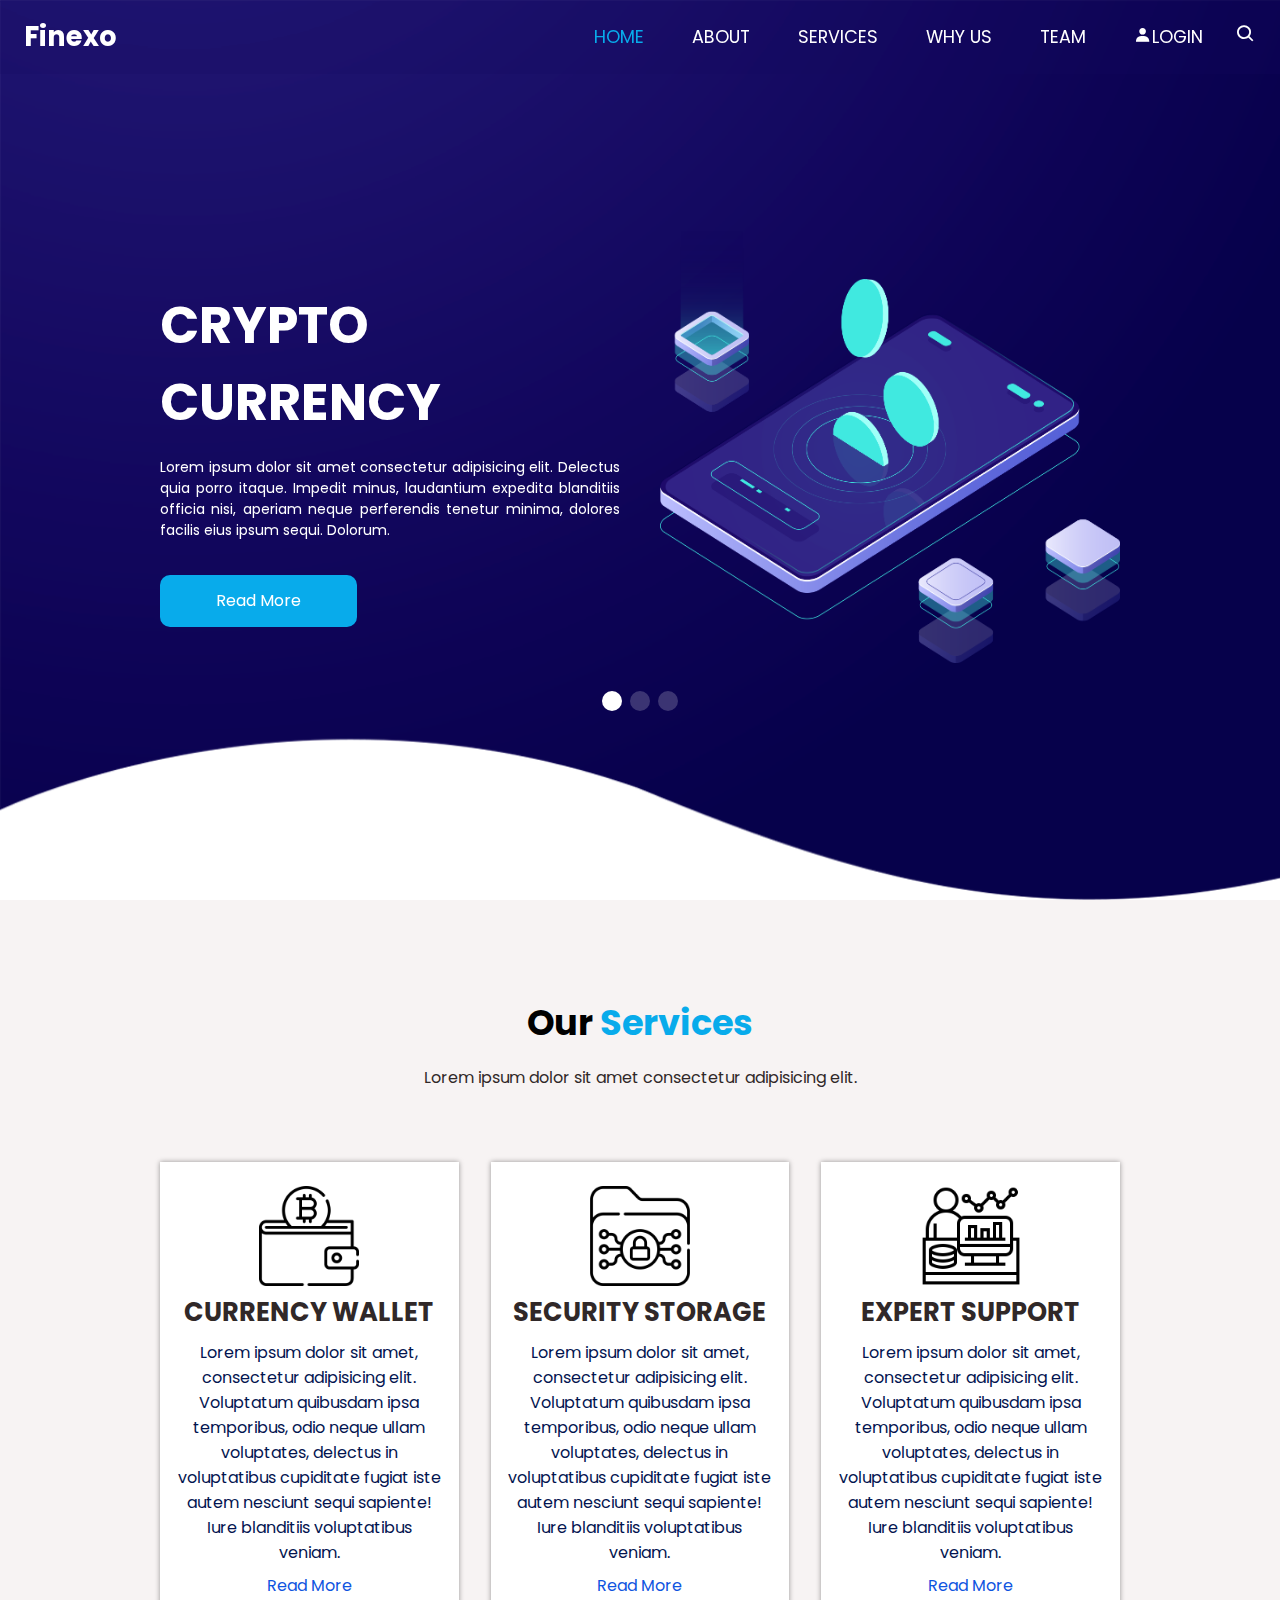
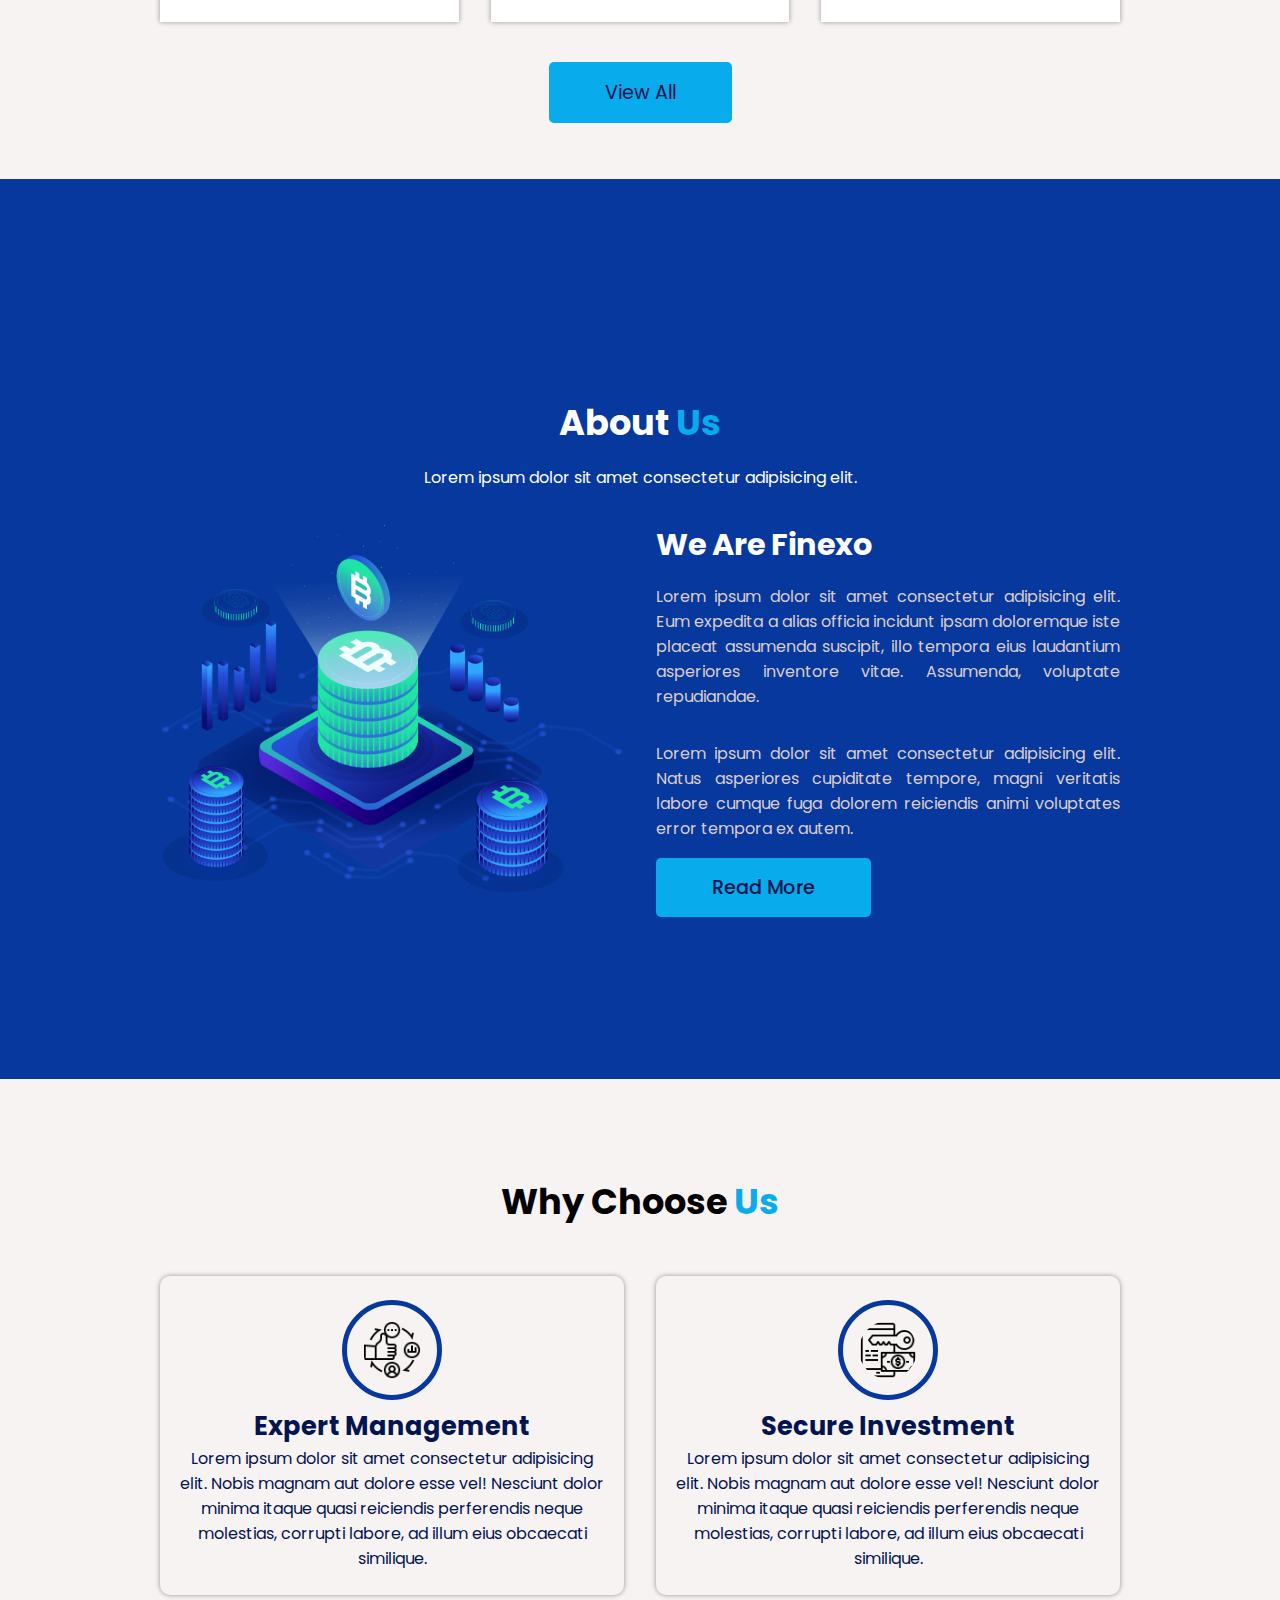
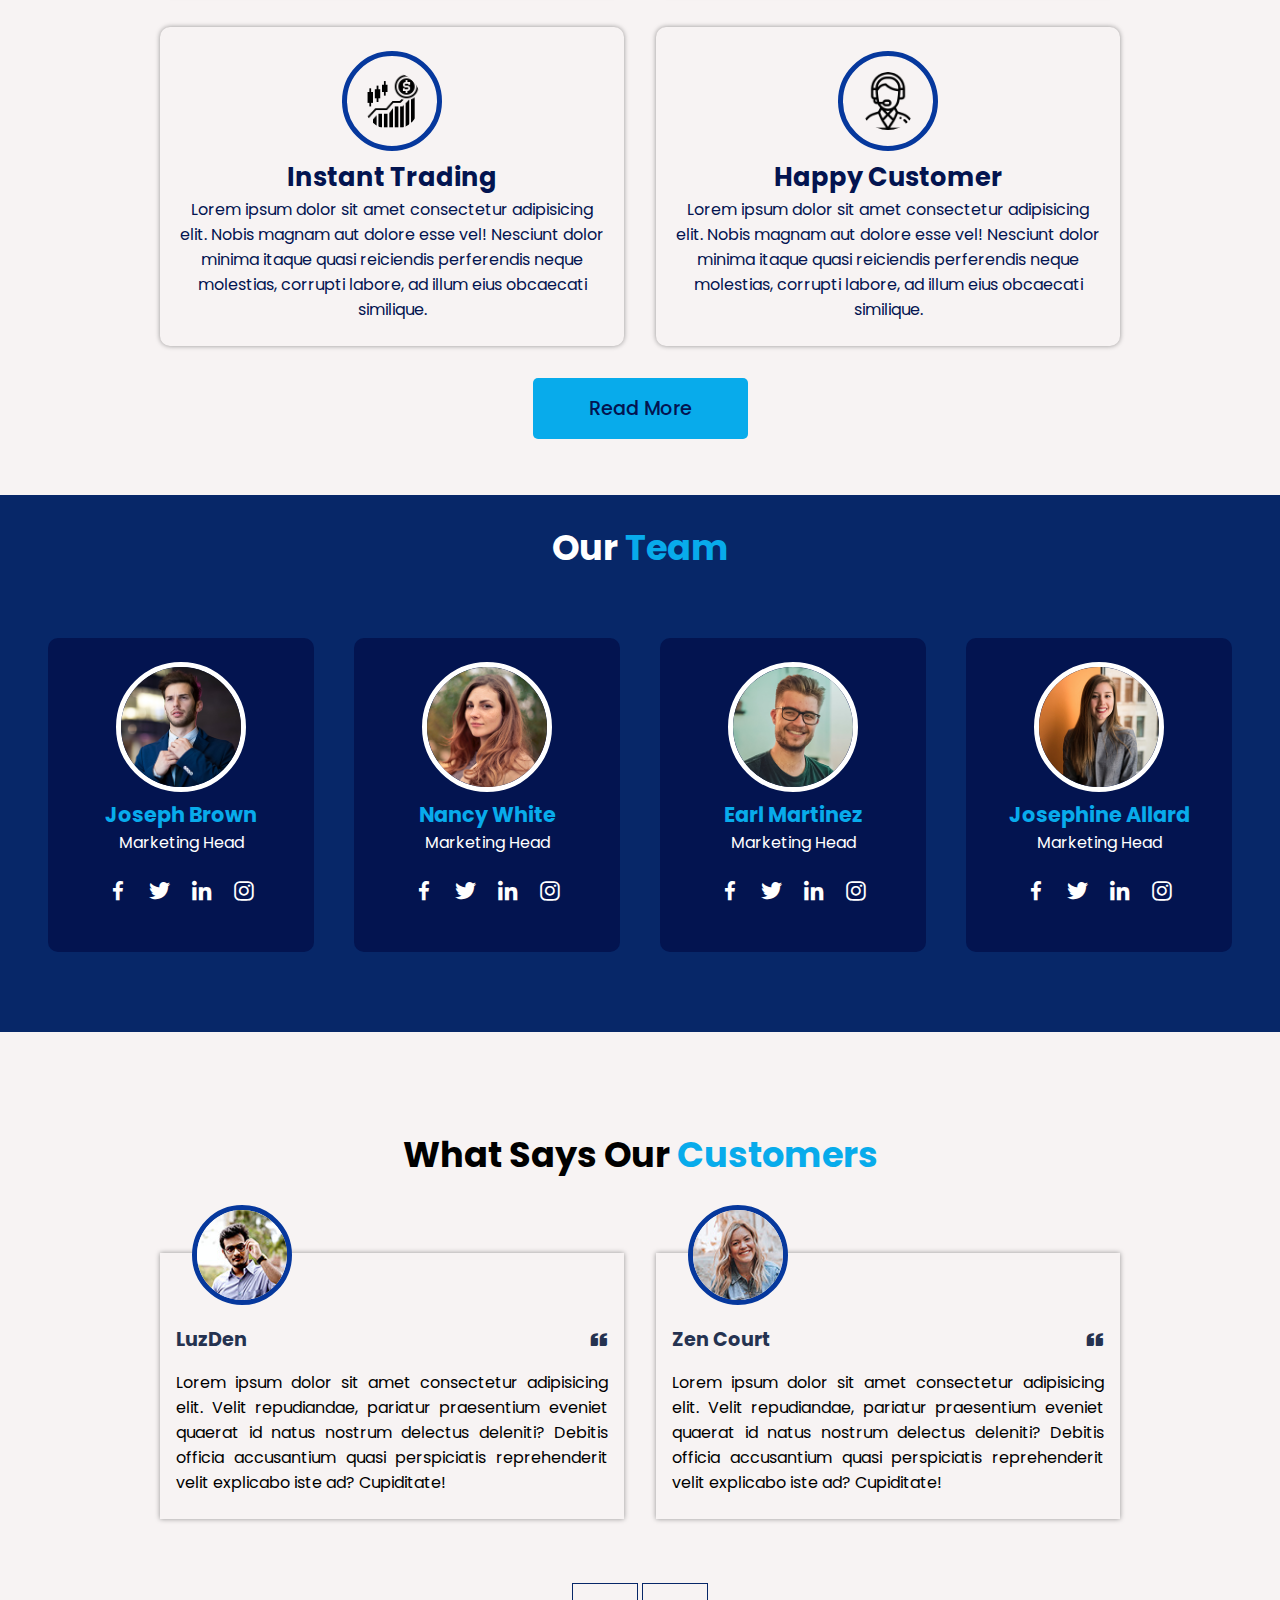
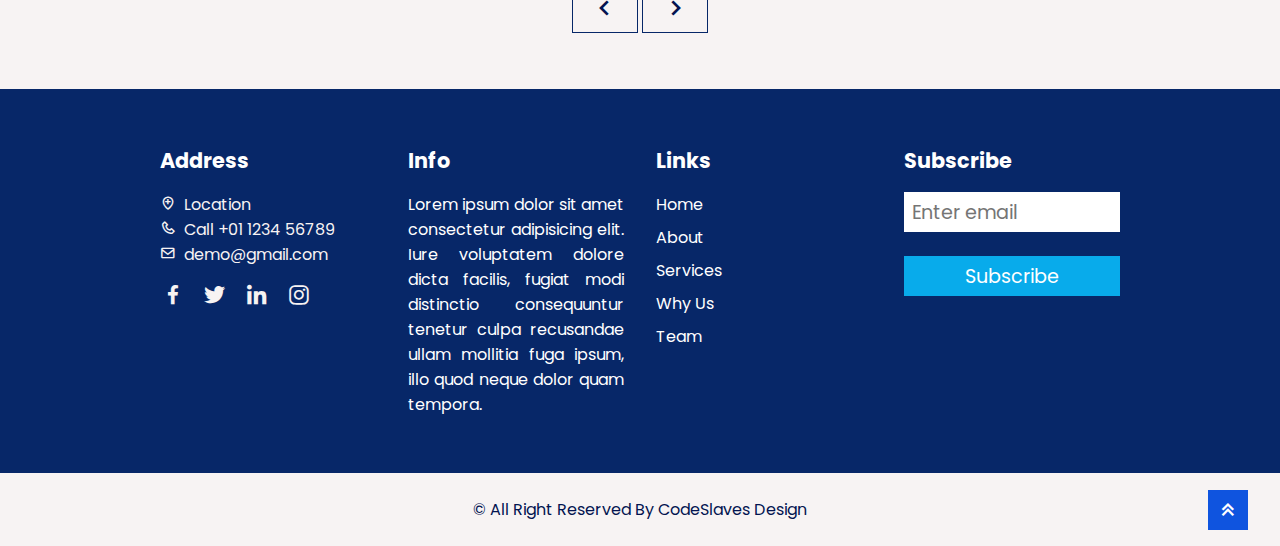
<file: index.html>
<!DOCTYPE html>
<html lang="en">
<head>
    <meta charset="UTF-8">
    <meta name="viewport" content="width=device-width, initial-scale=1.0">

    <!--- title -->
    <title>Crypto Currency Website | 2023 New</title>
    <!--- swiper css link -->
    <link rel="stylesheet" href="https://cdn.jsdelivr.net/npm/swiper@10/swiper-bundle.min.css" />
    <!--- customer css file -->
    <link rel="stylesheet" href="/css/style.css">
    <!--- boxicon cdn link -->
    <link rel="stylesheet" href="https://unpkg.com/boxicons@latest/css/boxicons.min.css">
</head>
<body>

        <!--- pre loader -->
        <div class="preLoader"></div>

        <!--- header section start -->
        <header class="header">
            <div class="logo">
                <h2>Finexo</h2>
            </div>
            <div class="navbar">
                <a href="/index.html" class="active">home</a>
                <a href="/about.html">about</a>
                <a href="/service.html">services</a>
                <a href="/why.html" >why us</a>
                <a href="/team.html" >team</a>
                <a href="#"><i class='bx bxs-user'></i>login</a>
                <span><i class='bx bx-search' ></i></span>
            </div>

            <i class="bx bx-menu" id="menuBtn"></i>
        </header>
       
        <!--- hero section start -->
        <div class="hero">
            <div class="swiper mySwiper">
                <div class="swiper-wrapper">
                  <div class="swiper-slide slide">
                        <div class="hero-col">
                            <h1>crypto <br> currency</h1>
                            <p>Lorem ipsum dolor sit amet consectetur adipisicing elit. Delectus quia porro itaque. Impedit minus, laudantium expedita blanditiis officia nisi, aperiam neque perferendis tenetur minima, dolores facilis eius ipsum sequi. Dolorum.</p>

                            <a href="#" class="btn">read more</a>
                        </div>
                        <div class="hero-col">
                            <img src="/images/slider-img.png" alt="">
                        </div>
                  </div>
                  <div class="swiper-slide slide">
                        <div class="hero-col">
                            <h1>crypto <br> currency</h1>
                            <p>Lorem ipsum dolor sit amet consectetur adipisicing elit. Delectus quia porro itaque. Impedit minus, laudantium expedita blanditiis officia nisi, aperiam neque perferendis tenetur minima, dolores facilis eius ipsum sequi. Dolorum.</p>

                            <a href="#" class="btn">read more</a>
                        </div>
                        <div class="hero-col">
                            <img src="/images/slider-img.png" alt="">
                        </div>
                  </div>
                  <div class="swiper-slide slide">
                        <div class="hero-col">
                            <h1>crypto <br> currency</h1>
                            <p>Lorem ipsum dolor sit amet consectetur adipisicing elit. Delectus quia porro itaque. Impedit minus, laudantium expedita blanditiis officia nisi, aperiam neque perferendis tenetur minima, dolores facilis eius ipsum sequi. Dolorum.</p>

                            <a href="#" class="btn">read more</a>
                        </div>
                        <div class="hero-col">
                            <img src="/images/slider-img.png" alt="">
                        </div>
                  </div>  
                </div>

                <div class="swiper-pagination"></div>
              </div>
        </div>
        
        <!--- services section start -->     
        <section class="services">
            <h2>our <span>services</span></h2>
            <p class="text">Lorem ipsum dolor sit amet consectetur adipisicing elit.</p>

            <div class="service-row">
                <div class="col-1">
                    <img src="/images/s1.png" alt="">
                    <h4>currency wallet</h4>
                    <p>Lorem ipsum dolor sit amet, consectetur adipisicing elit. Voluptatum quibusdam ipsa temporibus, odio neque ullam voluptates, delectus in voluptatibus cupiditate fugiat iste autem nesciunt sequi sapiente! Iure blanditiis voluptatibus veniam.</p>
                    <a href="#">read more</a>
                </div>
                <div class="col-1">
                    <img src="/images/s2.png" alt="">
                    <h4>security storage</h4>
                    <p>Lorem ipsum dolor sit amet, consectetur adipisicing elit. Voluptatum quibusdam ipsa temporibus, odio neque ullam voluptates, delectus in voluptatibus cupiditate fugiat iste autem nesciunt sequi sapiente! Iure blanditiis voluptatibus veniam.</p>
                    <a href="#">read more</a>
                </div>
                <div class="col-1">
                    <img src="/images/s3.png" alt="">
                    <h4>expert support</h4>
                    <p>Lorem ipsum dolor sit amet, consectetur adipisicing elit. Voluptatum quibusdam ipsa temporibus, odio neque ullam voluptates, delectus in voluptatibus cupiditate fugiat iste autem nesciunt sequi sapiente! Iure blanditiis voluptatibus veniam.</p>
                    <a href="#">read more</a>
                </div>
            </div>

            <button class="all">view all</button>
        </section>

        <!--- about us section start -->
        <section class="about">
            <h2>about <span>us</span></h2>
            <p class="text">Lorem ipsum dolor sit amet consectetur adipisicing elit.</p>

            <div class="about-row">
                <div class="col-2">
                    <img src="/images/about-img.png" alt="">
                </div>
                <div class="col-2">
                    <h4>we are Finexo</h4>
                    <p>Lorem ipsum dolor sit amet consectetur adipisicing elit. Eum expedita a alias officia incidunt ipsam doloremque iste placeat assumenda suscipit, illo tempora eius laudantium asperiores inventore vitae. Assumenda, voluptate repudiandae.</p>
                    <p>Lorem ipsum dolor sit amet consectetur adipisicing elit. Natus asperiores cupiditate tempore, magni veritatis labore cumque fuga dolorem reiciendis animi voluptates error tempora ex autem.</p>

                    <a href="#">read more</a>
                </div>
            </div>
        </section>
       
        <!--- choose section start -->
        <section class="choose">
            <h2>why choose <span>us</span></h2>

            <div class="choose-row">
                <div class="col-3">
                    <img src="/images/w1.png" alt="">
                    <h4>expert management</h4>
                    <p>Lorem ipsum dolor sit amet consectetur adipisicing elit. Nobis magnam aut dolore esse vel! Nesciunt dolor minima itaque quasi reiciendis perferendis neque molestias, corrupti labore, ad illum eius obcaecati similique.</p>
                </div>
                <div class="col-3">
                    <img src="/images/w2.png" alt="">
                    <h4>secure investment</h4>
                    <p>Lorem ipsum dolor sit amet consectetur adipisicing elit. Nobis magnam aut dolore esse vel! Nesciunt dolor minima itaque quasi reiciendis perferendis neque molestias, corrupti labore, ad illum eius obcaecati similique.</p>
                </div>
                <div class="col-3">
                    <img src="/images/w3.png" alt="">
                    <h4>instant trading</h4>
                    <p>Lorem ipsum dolor sit amet consectetur adipisicing elit. Nobis magnam aut dolore esse vel! Nesciunt dolor minima itaque quasi reiciendis perferendis neque molestias, corrupti labore, ad illum eius obcaecati similique.</p>
                </div>
                <div class="col-3">
                    <img src="/images/w4.png" alt="">
                    <h4>happy customer</h4>
                    <p>Lorem ipsum dolor sit amet consectetur adipisicing elit. Nobis magnam aut dolore esse vel! Nesciunt dolor minima itaque quasi reiciendis perferendis neque molestias, corrupti labore, ad illum eius obcaecati similique.</p>
                </div>
            </div>

            <a href="#">read more</a>
        </section>
       
        <!--- team section start -->
        <div class="team">
            <h2>our <span>team</span></h2>

            <div class="team-row">
                <div class="team-col">
                    <img src="/images/team-1.jpg" alt="">
                    <h5>joseph brown</h5>
                    <span>marketing head</span>

                    <div class="social">
                        <i class="bx bxl-facebook"></i>
                        <i class="bx bxl-twitter"></i>
                        <i class="bx bxl-linkedin"></i>
                        <i class="bx bxl-instagram"></i>
                    </div>
                </div>

                <div class="team-col">
                    <img src="/images/team-2.jpg" alt="">
                    <h5>nancy white</h5>
                    <span>marketing head</span>

                    <div class="social">
                        <i class="bx bxl-facebook"></i>
                        <i class="bx bxl-twitter"></i>
                        <i class="bx bxl-linkedin"></i>
                        <i class="bx bxl-instagram"></i>
                    </div>
                </div>

                <div class="team-col">
                    <img src="/images/team-3.jpg" alt="">
                    <h5>earl martinez</h5>
                    <span>marketing head</span>

                    <div class="social">
                        <i class="bx bxl-facebook"></i>
                        <i class="bx bxl-twitter"></i>
                        <i class="bx bxl-linkedin"></i>
                        <i class="bx bxl-instagram"></i>
                    </div>
                </div>

                <div class="team-col">
                    <img src="/images/team-4.jpg" alt="">
                    <h5>josephine allard</h5>
                    <span>marketing head</span>

                    <div class="social">
                        <i class="bx bxl-facebook"></i>
                        <i class="bx bxl-twitter"></i>
                        <i class="bx bxl-linkedin"></i>
                        <i class="bx bxl-instagram"></i>
                    </div>
                </div>
            </div>
        </div>
       
        <!--- customer section start -->
        <section class="customer">
            <h2>what says our <span>customers</span></h2>

            <div class="custom-row">
                <div class="custom-col">
                    <img src="/images/client1.jpg" alt="">
                    <div class="col-1">
                        <h6>LuzDen</h6>
                        <i class="bx bxs-quote-left"></i>
                    </div>
                    <p>Lorem ipsum dolor sit amet consectetur adipisicing elit. Velit repudiandae, pariatur praesentium eveniet quaerat id natus nostrum delectus deleniti? Debitis officia accusantium quasi perspiciatis reprehenderit velit explicabo iste ad? Cupiditate!</p>
                </div>
                <div class="custom-col">
                    <img src="/images/client2.jpg" alt="">
                    <div class="col-1">
                        <h6>Zen Court</h6>
                        <i class="bx bxs-quote-left"></i>
                    </div>
                    <p>Lorem ipsum dolor sit amet consectetur adipisicing elit. Velit repudiandae, pariatur praesentium eveniet quaerat id natus nostrum delectus deleniti? Debitis officia accusantium quasi perspiciatis reprehenderit velit explicabo iste ad? Cupiditate!</p>
                </div>        
            </div>

            <div class="arrow-btn">
                <span class="bx bx-chevron-left"></span>
                <span class="bx bx-chevron-right"></span>
            </div>
        </section>
        
        <!--- footer section start -->
        <section class="footer">
            <div class="footer-row">
                <div class="footer-col">
                    <h5>Address</h5>
                    <span><i class="bx bx-location-plus"></i>Location</span>
                    <span><i class="bx bx-phone"></i>Call +01 1234 56789</span>
                    <span><i class="bx bx-envelope"></i>demo@gmail.com</span>

                    <div class="social">
                        <span class="bx bxl-facebook"></span>
                        <span class="bx bxl-twitter"></span>
                        <span class="bx bxl-linkedin"></span>
                        <span class="bx bxl-instagram"></span>
                    </div>
                </div>

                <div class="footer-col">
                    <h5>Info</h5>
                    <p>Lorem ipsum dolor sit amet consectetur adipisicing elit. Iure voluptatem dolore dicta facilis, fugiat modi distinctio consequuntur tenetur culpa recusandae ullam mollitia fuga ipsum, illo quod neque dolor quam tempora.</p>
                </div>

                <div class="footer-col">
                    <h5>Links</h5>
                    <a href="#">home</a>
                    <a href="#">about</a>
                    <a href="#">services</a>
                    <a href="#">why us</a>
                    <a href="#">team</a>
                </div>

                <div class="footer-col">
                    <h5>Subscribe</h5>

                    <input type="text" placeholder="Enter email">
                    <button>Subscribe</button>
                    
                </div>
            </div>
        </section>

        <div class="footer-bottom">
            <span>&copy; All Right Reserved By CodeSlaves Design</span>

            <div class="top-button">
                <a href="#">
                    <i class="bx bx-chevrons-up"></i>
                </a>
            </div>
        </div>
        
        <!--- swiper js link -->
        <script src="https://cdn.jsdelivr.net/npm/swiper@10/swiper-bundle.min.js"></script>
        <!--- customer js file -->
        <script src="./js/script.js"></script>
</body>
</html>
</file>
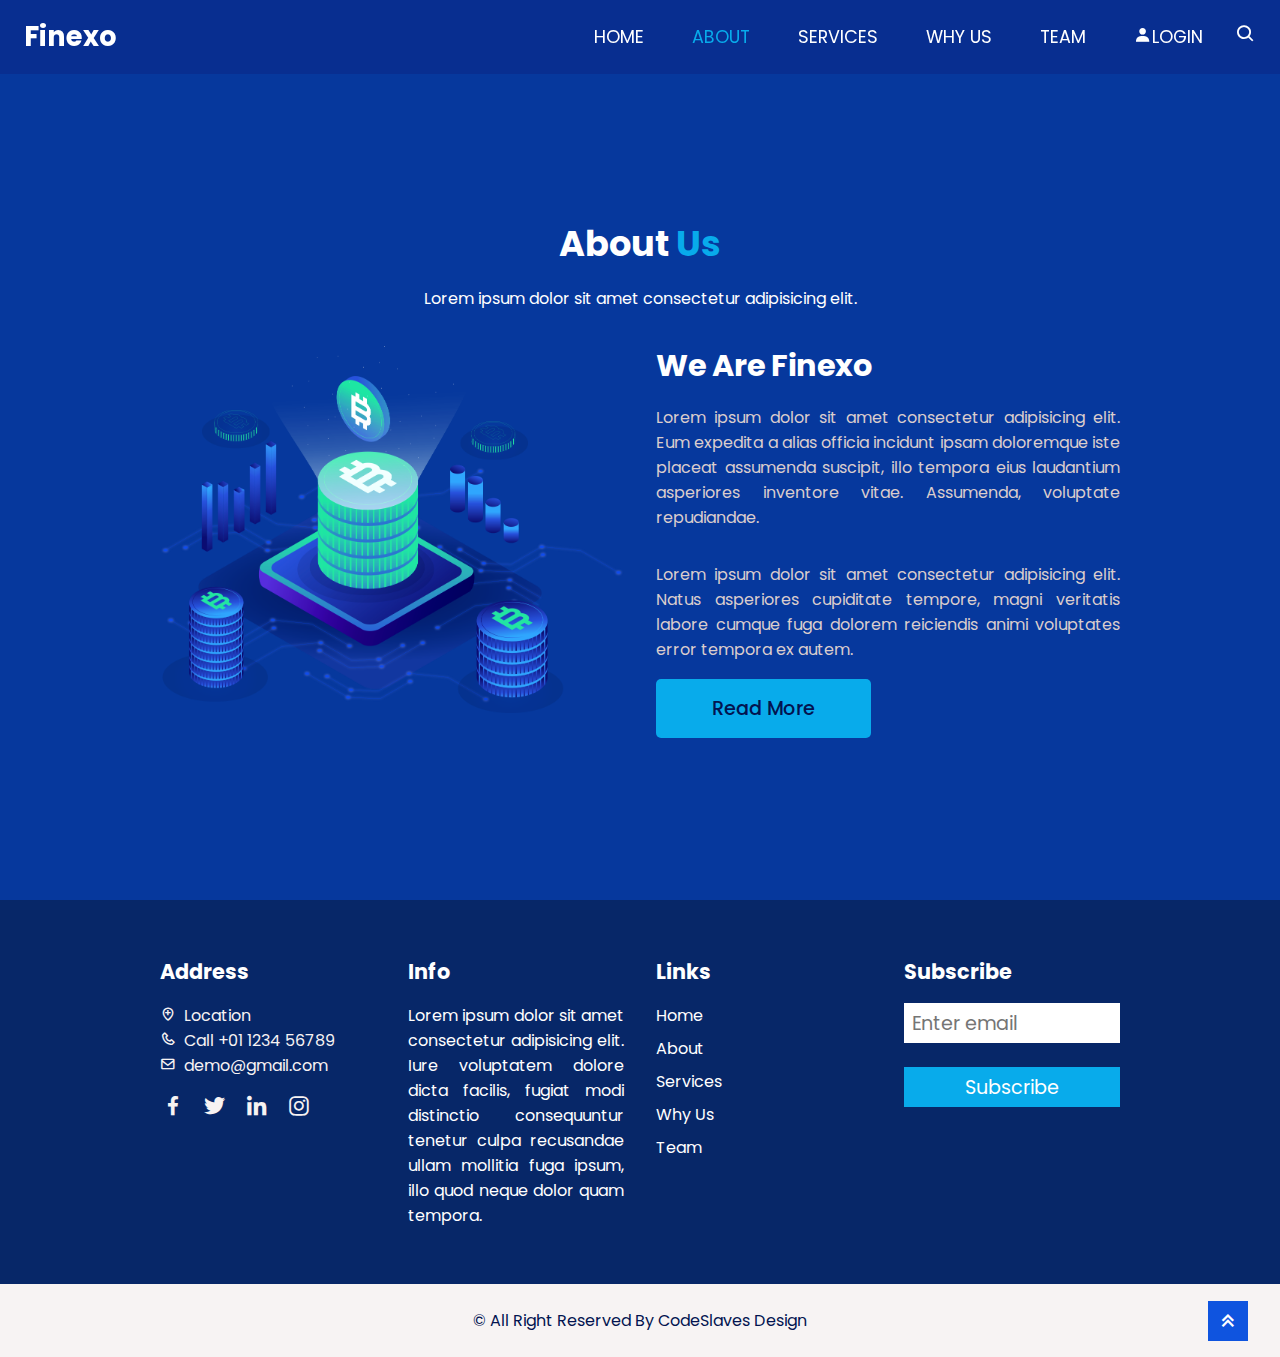
<file: about.html>
<!DOCTYPE html>
<html lang="en">
<head>
    <meta charset="UTF-8">
    <meta name="viewport" content="width=device-width, initial-scale=1.0">

    <!--- title -->
    <title>Crypto Currency Website | 2023 New</title>
    <!--- swiper css link -->
    <link rel="stylesheet" href="https://cdn.jsdelivr.net/npm/swiper@10/swiper-bundle.min.css" />
    <!--- customer css file -->
    <link rel="stylesheet" href="/css/style.css">
    <!--- boxicon cdn link -->
    <link rel="stylesheet" href="https://unpkg.com/boxicons@latest/css/boxicons.min.css">
</head>
<body>

    <!--- pre loader -->
    <div class="preLoader"></div>

        <!--- header section start -->
        <header class="header">
            <div class="logo">
                <h2>Finexo</h2>
            </div>
            <div class="navbar">
                <a href="/index.html" >home</a>
                <a href="/about.html" class="active">about</a>
                <a href="/service.html">services</a>
                <a href="/why.html" >why us</a>
                <a href="/team.html" >team</a>
                <a href="#"><i class='bx bxs-user'></i>login</a>
                <span><i class='bx bx-search' ></i></span>
            </div>

            <i class="bx bx-menu" id="menuBtn"></i>
        </header>   

        <!--- about us section start -->
        <section class="about">
            <h2>about <span>us</span></h2>
            <p class="text">Lorem ipsum dolor sit amet consectetur adipisicing elit.</p>

            <div class="about-row">
                <div class="col-2">
                    <img src="/images/about-img.png" alt="">
                </div>
                <div class="col-2">
                    <h4>we are Finexo</h4>
                    <p>Lorem ipsum dolor sit amet consectetur adipisicing elit. Eum expedita a alias officia incidunt ipsam doloremque iste placeat assumenda suscipit, illo tempora eius laudantium asperiores inventore vitae. Assumenda, voluptate repudiandae.</p>
                    <p>Lorem ipsum dolor sit amet consectetur adipisicing elit. Natus asperiores cupiditate tempore, magni veritatis labore cumque fuga dolorem reiciendis animi voluptates error tempora ex autem.</p>

                    <a href="#">read more</a>
                </div>
            </div>
        </section>
       
       
        
        <!--- footer section start -->
        <section class="footer">
            <div class="footer-row">
                <div class="footer-col">
                    <h5>Address</h5>
                    <span><i class="bx bx-location-plus"></i>Location</span>
                    <span><i class="bx bx-phone"></i>Call +01 1234 56789</span>
                    <span><i class="bx bx-envelope"></i>demo@gmail.com</span>

                    <div class="social">
                        <span class="bx bxl-facebook"></span>
                        <span class="bx bxl-twitter"></span>
                        <span class="bx bxl-linkedin"></span>
                        <span class="bx bxl-instagram"></span>
                    </div>
                </div>

                <div class="footer-col">
                    <h5>Info</h5>
                    <p>Lorem ipsum dolor sit amet consectetur adipisicing elit. Iure voluptatem dolore dicta facilis, fugiat modi distinctio consequuntur tenetur culpa recusandae ullam mollitia fuga ipsum, illo quod neque dolor quam tempora.</p>
                </div>

                <div class="footer-col">
                    <h5>Links</h5>
                    <a href="#">home</a>
                    <a href="#">about</a>
                    <a href="#">services</a>
                    <a href="#">why us</a>
                    <a href="#">team</a>
                </div>

                <div class="footer-col">
                    <h5>Subscribe</h5>

                    <input type="text" placeholder="Enter email">
                    <button>Subscribe</button>
                    
                </div>
            </div>
        </section>

        <div class="footer-bottom">
            <span>&copy; All Right Reserved By CodeSlaves Design</span>

            <div class="top-button">
                <a href="#">
                    <i class="bx bx-chevrons-up"></i>
                </a>
            </div>
        </div>
        
        <!--- swiper js link -->
        <script src="https://cdn.jsdelivr.net/npm/swiper@10/swiper-bundle.min.js"></script>
        <!--- customer js file -->
        <script src="./js/script.js"></script>
</body>
</html>
</file>
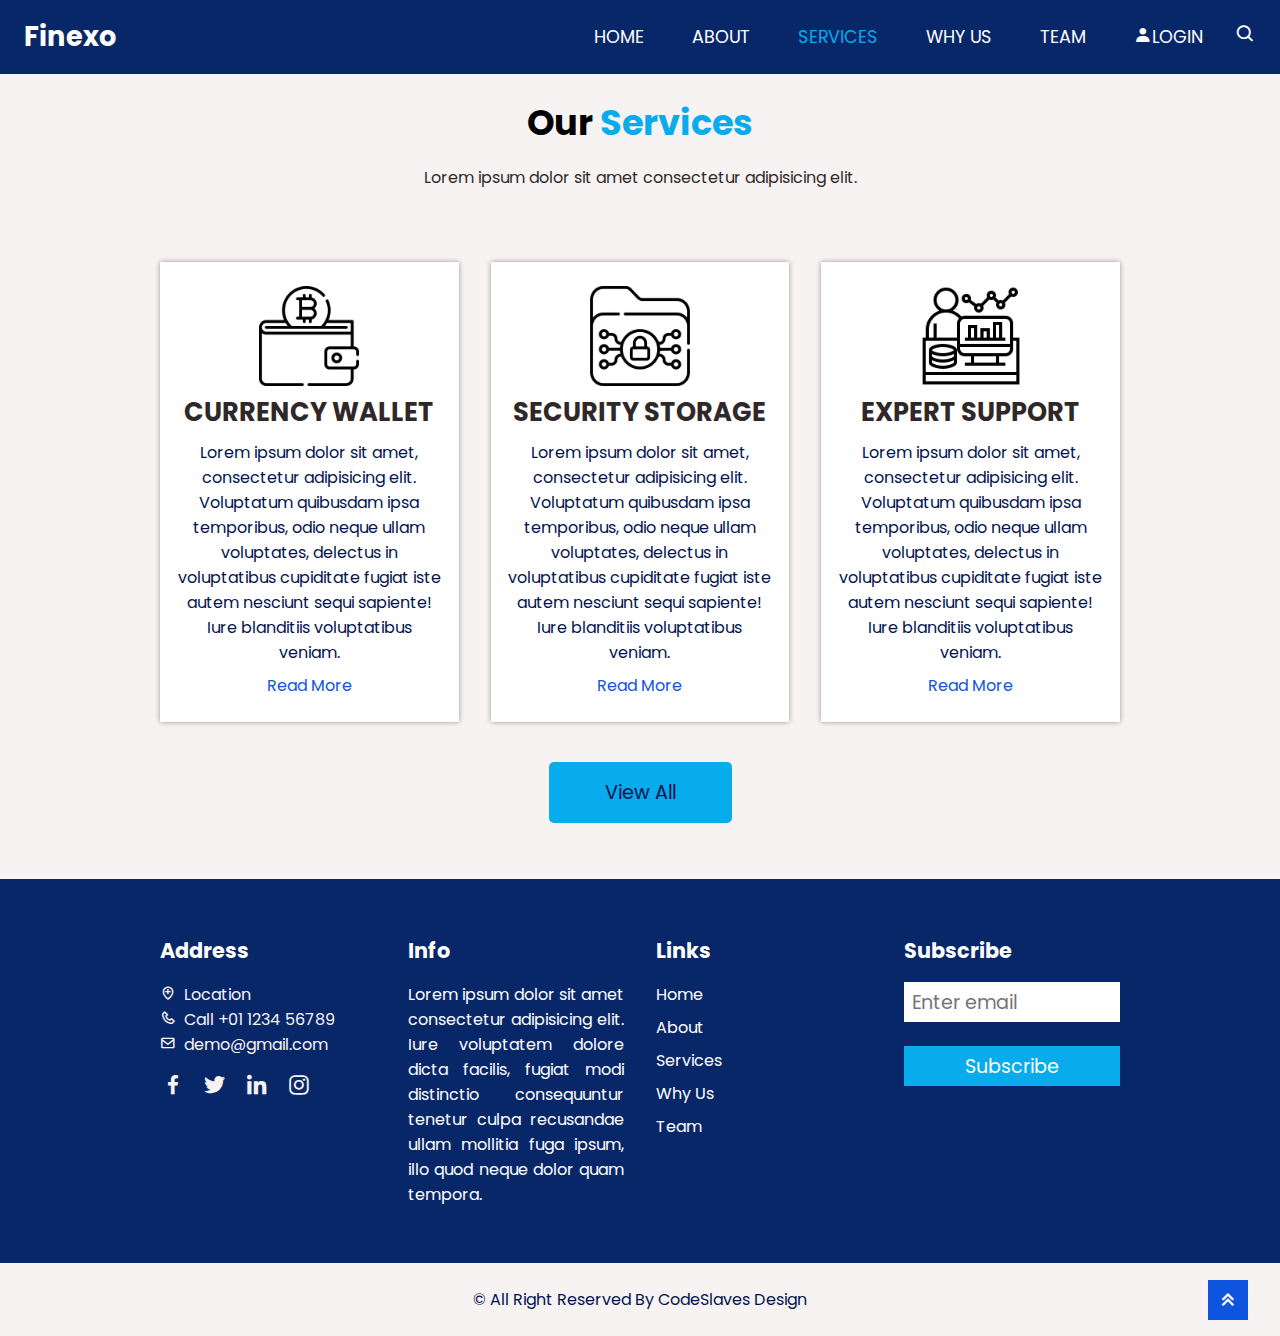
<file: service.html>
<!DOCTYPE html>
<html lang="en">
<head>
    <meta charset="UTF-8">
    <meta name="viewport" content="width=device-width, initial-scale=1.0">

    <!--- title -->
    <title>Crypto Currency Website | 2023 New</title>
    <!--- swiper css link -->
    <link rel="stylesheet" href="https://cdn.jsdelivr.net/npm/swiper@10/swiper-bundle.min.css" />
    <!--- customer css file -->
    <link rel="stylesheet" href="/css/style.css">
    <!--- boxicon cdn link -->
    <link rel="stylesheet" href="https://unpkg.com/boxicons@latest/css/boxicons.min.css">
</head>
<body>

        <!--- pre loader -->
        <div class="preLoader"></div>

        <!--- header section start -->
        <header class="header" style="background:#072768;">
            <div class="logo">
                <h2>Finexo</h2>
            </div>
            <div class="navbar">
                <a href="/index.html" >home</a>
                <a href="/about.html">about</a>
                <a href="/service.html" class="active">services</a>
                <a href="/why.html" >why us</a>
                <a href="/team.html" >team</a>
                <a href="#"><i class='bx bxs-user'></i>login</a>
                <span><i class='bx bx-search' ></i></span>
            </div>

            <i class="bx bx-menu" id="menuBtn"></i>
        </header>   

        <!--- services section start -->     
        <section class="services">
            <h2>our <span>services</span></h2>
            <p class="text">Lorem ipsum dolor sit amet consectetur adipisicing elit.</p>

            <div class="service-row">
                <div class="col-1">
                    <img src="/images/s1.png" alt="">
                    <h4>currency wallet</h4>
                    <p>Lorem ipsum dolor sit amet, consectetur adipisicing elit. Voluptatum quibusdam ipsa temporibus, odio neque ullam voluptates, delectus in voluptatibus cupiditate fugiat iste autem nesciunt sequi sapiente! Iure blanditiis voluptatibus veniam.</p>
                    <a href="#">read more</a>
                </div>
                <div class="col-1">
                    <img src="/images/s2.png" alt="">
                    <h4>security storage</h4>
                    <p>Lorem ipsum dolor sit amet, consectetur adipisicing elit. Voluptatum quibusdam ipsa temporibus, odio neque ullam voluptates, delectus in voluptatibus cupiditate fugiat iste autem nesciunt sequi sapiente! Iure blanditiis voluptatibus veniam.</p>
                    <a href="#">read more</a>
                </div>
                <div class="col-1">
                    <img src="/images/s3.png" alt="">
                    <h4>expert support</h4>
                    <p>Lorem ipsum dolor sit amet, consectetur adipisicing elit. Voluptatum quibusdam ipsa temporibus, odio neque ullam voluptates, delectus in voluptatibus cupiditate fugiat iste autem nesciunt sequi sapiente! Iure blanditiis voluptatibus veniam.</p>
                    <a href="#">read more</a>
                </div>
            </div>

            <button class="all">view all</button>
        </section>
       
       
        
        <!--- footer section start -->
        <section class="footer">
            <div class="footer-row">
                <div class="footer-col">
                    <h5>Address</h5>
                    <span><i class="bx bx-location-plus"></i>Location</span>
                    <span><i class="bx bx-phone"></i>Call +01 1234 56789</span>
                    <span><i class="bx bx-envelope"></i>demo@gmail.com</span>

                    <div class="social">
                        <span class="bx bxl-facebook"></span>
                        <span class="bx bxl-twitter"></span>
                        <span class="bx bxl-linkedin"></span>
                        <span class="bx bxl-instagram"></span>
                    </div>
                </div>

                <div class="footer-col">
                    <h5>Info</h5>
                    <p>Lorem ipsum dolor sit amet consectetur adipisicing elit. Iure voluptatem dolore dicta facilis, fugiat modi distinctio consequuntur tenetur culpa recusandae ullam mollitia fuga ipsum, illo quod neque dolor quam tempora.</p>
                </div>

                <div class="footer-col">
                    <h5>Links</h5>
                    <a href="#">home</a>
                    <a href="#">about</a>
                    <a href="#">services</a>
                    <a href="#">why us</a>
                    <a href="#">team</a>
                </div>

                <div class="footer-col">
                    <h5>Subscribe</h5>

                    <input type="text" placeholder="Enter email">
                    <button>Subscribe</button>
                    
                </div>
            </div>
        </section>

        <div class="footer-bottom">
            <span>&copy; All Right Reserved By CodeSlaves Design</span>

            <div class="top-button">
                <a href="#">
                    <i class="bx bx-chevrons-up"></i>
                </a>
            </div>
        </div>
        
        <!--- swiper js link -->
        <script src="https://cdn.jsdelivr.net/npm/swiper@10/swiper-bundle.min.js"></script>
        <!--- customer js file -->
        <script src="./js/script.js"></script>
</body>
</html>
</file>
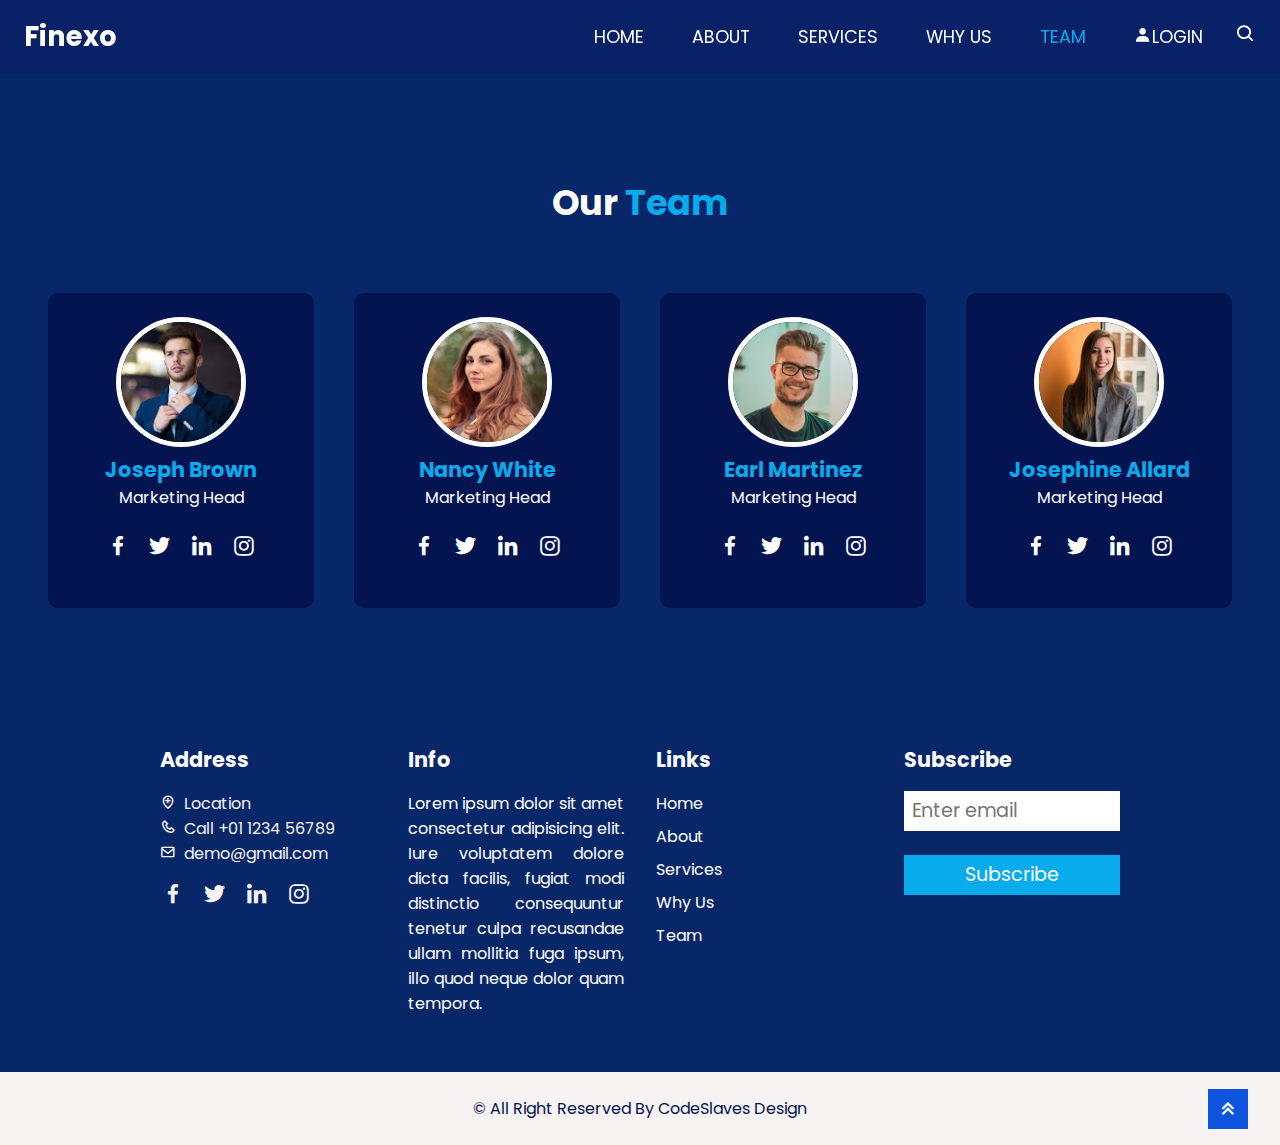
<file: team.html>
<!DOCTYPE html>
<html lang="en">
<head>
    <meta charset="UTF-8">
    <meta name="viewport" content="width=device-width, initial-scale=1.0">

    <!--- title -->
    <title>Crypto Currency Website | 2023 New</title>
    <!--- swiper css link -->
    <link rel="stylesheet" href="https://cdn.jsdelivr.net/npm/swiper@10/swiper-bundle.min.css" />
    <!--- customer css file -->
    <link rel="stylesheet" href="/css/style.css">
    <!--- boxicon cdn link -->
    <link rel="stylesheet" href="https://unpkg.com/boxicons@latest/css/boxicons.min.css">
</head>
<body>

        <!--- pre loader -->
        <div class="preLoader"></div>

        <!--- header section start -->
        <header class="header">
            <div class="logo">
                <h2>Finexo</h2>
            </div>
            <div class="navbar">
                <a href="/index.html" >home</a>
                <a href="/about.html">about</a>
                <a href="/service.html">services</a>
                <a href="/why.html" >why us</a>
                <a href="/team.html" class="active">team</a>
                <a href="#"><i class='bx bxs-user'></i>login</a>
                <span><i class='bx bx-search' ></i></span>
            </div>

            <i class="bx bx-menu" id="menuBtn"></i>
        </header>   

        
        <!--- team section start -->
        <div class="team" style="padding-top: 11rem;">
            <h2>our <span>team</span></h2>

            <div class="team-row">
                <div class="team-col">
                    <img src="/images/team-1.jpg" alt="">
                    <h5>joseph brown</h5>
                    <span>marketing head</span>

                    <div class="social">
                        <i class="bx bxl-facebook"></i>
                        <i class="bx bxl-twitter"></i>
                        <i class="bx bxl-linkedin"></i>
                        <i class="bx bxl-instagram"></i>
                    </div>
                </div>

                <div class="team-col">
                    <img src="/images/team-2.jpg" alt="">
                    <h5>nancy white</h5>
                    <span>marketing head</span>

                    <div class="social">
                        <i class="bx bxl-facebook"></i>
                        <i class="bx bxl-twitter"></i>
                        <i class="bx bxl-linkedin"></i>
                        <i class="bx bxl-instagram"></i>
                    </div>
                </div>

                <div class="team-col">
                    <img src="/images/team-3.jpg" alt="">
                    <h5>earl martinez</h5>
                    <span>marketing head</span>

                    <div class="social">
                        <i class="bx bxl-facebook"></i>
                        <i class="bx bxl-twitter"></i>
                        <i class="bx bxl-linkedin"></i>
                        <i class="bx bxl-instagram"></i>
                    </div>
                </div>

                <div class="team-col">
                    <img src="/images/team-4.jpg" alt="">
                    <h5>josephine allard</h5>
                    <span>marketing head</span>

                    <div class="social">
                        <i class="bx bxl-facebook"></i>
                        <i class="bx bxl-twitter"></i>
                        <i class="bx bxl-linkedin"></i>
                        <i class="bx bxl-instagram"></i>
                    </div>
                </div>
            </div>
        </div>
       
        
        <!--- footer section start -->
        <section class="footer">
            <div class="footer-row">
                <div class="footer-col">
                    <h5>Address</h5>
                    <span><i class="bx bx-location-plus"></i>Location</span>
                    <span><i class="bx bx-phone"></i>Call +01 1234 56789</span>
                    <span><i class="bx bx-envelope"></i>demo@gmail.com</span>

                    <div class="social">
                        <span class="bx bxl-facebook"></span>
                        <span class="bx bxl-twitter"></span>
                        <span class="bx bxl-linkedin"></span>
                        <span class="bx bxl-instagram"></span>
                    </div>
                </div>

                <div class="footer-col">
                    <h5>Info</h5>
                    <p>Lorem ipsum dolor sit amet consectetur adipisicing elit. Iure voluptatem dolore dicta facilis, fugiat modi distinctio consequuntur tenetur culpa recusandae ullam mollitia fuga ipsum, illo quod neque dolor quam tempora.</p>
                </div>

                <div class="footer-col">
                    <h5>Links</h5>
                    <a href="#">home</a>
                    <a href="#">about</a>
                    <a href="#">services</a>
                    <a href="#">why us</a>
                    <a href="#">team</a>
                </div>

                <div class="footer-col">
                    <h5>Subscribe</h5>

                    <input type="text" placeholder="Enter email">
                    <button>Subscribe</button>
                    
                </div>
            </div>
        </section>

        <div class="footer-bottom">
            <span>&copy; All Right Reserved By CodeSlaves Design</span>

            <div class="top-button">
                <a href="#">
                    <i class="bx bx-chevrons-up"></i>
                </a>
            </div>
        </div>
        
        <!--- swiper js link -->
        <script src="https://cdn.jsdelivr.net/npm/swiper@10/swiper-bundle.min.js"></script>
        <!--- customer js file -->
        <script src="./js/script.js"></script>
</body>
</html>
</file>
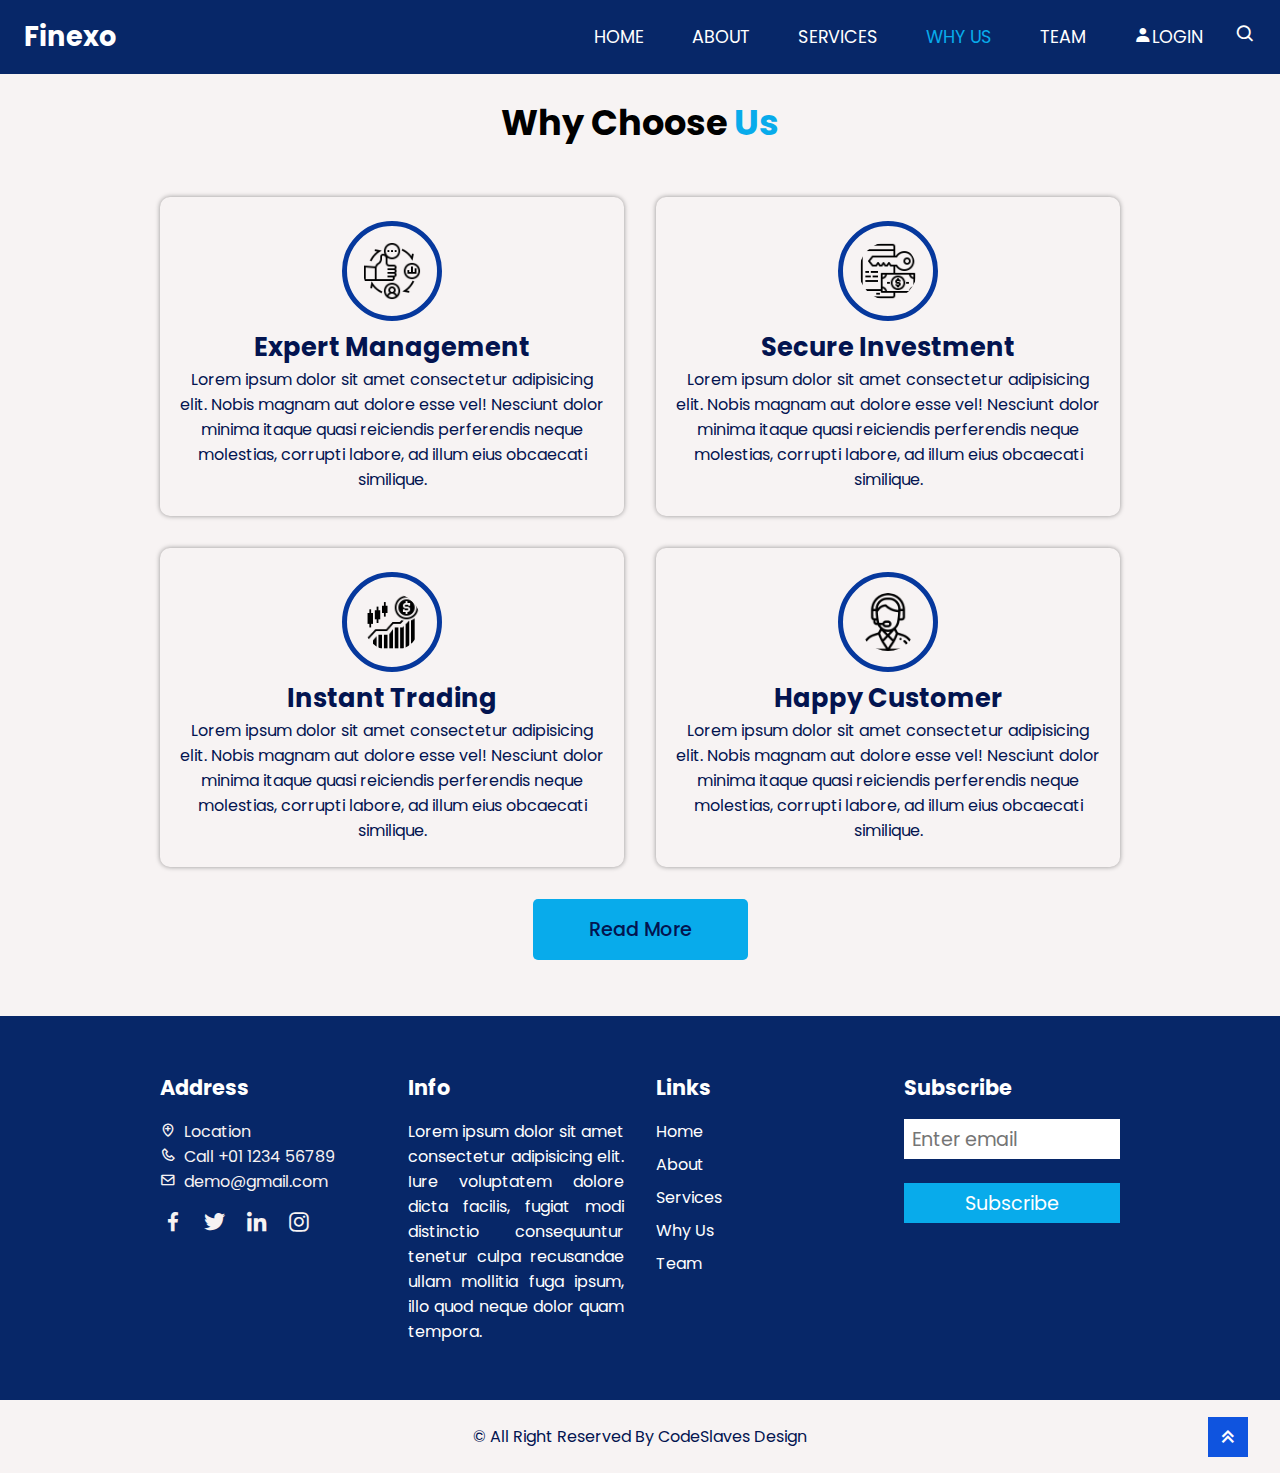
<file: why.html>
<!DOCTYPE html>
<html lang="en">
<head>
    <meta charset="UTF-8">
    <meta name="viewport" content="width=device-width, initial-scale=1.0">

    <!--- title -->
    <title>Crypto Currency Website | 2023 New</title>
    <!--- swiper css link -->
    <link rel="stylesheet" href="https://cdn.jsdelivr.net/npm/swiper@10/swiper-bundle.min.css" />
    <!--- customer css file -->
    <link rel="stylesheet" href="/css/style.css">
    <!--- boxicon cdn link -->
    <link rel="stylesheet" href="https://unpkg.com/boxicons@latest/css/boxicons.min.css">
</head>
<body>

        <!--- pre loader -->
        <div class="preLoader"></div>

        <!--- header section start -->
        <header class="header" style="background:#072768;">
            <div class="logo">
                <h2>Finexo</h2>
            </div>
            <div class="navbar">
                <a href="/index.html" >home</a>
                <a href="/about.html">about</a>
                <a href="/service.html">services</a>
                <a href="/why.html" class="active">why us</a>
                <a href="/team.html" >team</a>
                <a href="#"><i class='bx bxs-user'></i>login</a>
                <span><i class='bx bx-search' ></i></span>
            </div>

            <i class="bx bx-menu" id="menuBtn"></i>
        </header>   

        <!--- choose section start -->
        <section class="choose">
            <h2>why choose <span>us</span></h2>

            <div class="choose-row">
                <div class="col-3">
                    <img src="/images/w1.png" alt="">
                    <h4>expert management</h4>
                    <p>Lorem ipsum dolor sit amet consectetur adipisicing elit. Nobis magnam aut dolore esse vel! Nesciunt dolor minima itaque quasi reiciendis perferendis neque molestias, corrupti labore, ad illum eius obcaecati similique.</p>
                </div>
                <div class="col-3">
                    <img src="/images/w2.png" alt="">
                    <h4>secure investment</h4>
                    <p>Lorem ipsum dolor sit amet consectetur adipisicing elit. Nobis magnam aut dolore esse vel! Nesciunt dolor minima itaque quasi reiciendis perferendis neque molestias, corrupti labore, ad illum eius obcaecati similique.</p>
                </div>
                <div class="col-3">
                    <img src="/images/w3.png" alt="">
                    <h4>instant trading</h4>
                    <p>Lorem ipsum dolor sit amet consectetur adipisicing elit. Nobis magnam aut dolore esse vel! Nesciunt dolor minima itaque quasi reiciendis perferendis neque molestias, corrupti labore, ad illum eius obcaecati similique.</p>
                </div>
                <div class="col-3">
                    <img src="/images/w4.png" alt="">
                    <h4>happy customer</h4>
                    <p>Lorem ipsum dolor sit amet consectetur adipisicing elit. Nobis magnam aut dolore esse vel! Nesciunt dolor minima itaque quasi reiciendis perferendis neque molestias, corrupti labore, ad illum eius obcaecati similique.</p>
                </div>
            </div>

            <a href="#">read more</a>
        </section>
       
       
        
        <!--- footer section start -->
        <section class="footer">
            <div class="footer-row">
                <div class="footer-col">
                    <h5>Address</h5>
                    <span><i class="bx bx-location-plus"></i>Location</span>
                    <span><i class="bx bx-phone"></i>Call +01 1234 56789</span>
                    <span><i class="bx bx-envelope"></i>demo@gmail.com</span>

                    <div class="social">
                        <span class="bx bxl-facebook"></span>
                        <span class="bx bxl-twitter"></span>
                        <span class="bx bxl-linkedin"></span>
                        <span class="bx bxl-instagram"></span>
                    </div>
                </div>

                <div class="footer-col">
                    <h5>Info</h5>
                    <p>Lorem ipsum dolor sit amet consectetur adipisicing elit. Iure voluptatem dolore dicta facilis, fugiat modi distinctio consequuntur tenetur culpa recusandae ullam mollitia fuga ipsum, illo quod neque dolor quam tempora.</p>
                </div>

                <div class="footer-col">
                    <h5>Links</h5>
                    <a href="#">home</a>
                    <a href="#">about</a>
                    <a href="#">services</a>
                    <a href="#">why us</a>
                    <a href="#">team</a>
                </div>

                <div class="footer-col">
                    <h5>Subscribe</h5>

                    <input type="text" placeholder="Enter email">
                    <button>Subscribe</button>
                    
                </div>
            </div>
        </section>

        <div class="footer-bottom">
            <span>&copy; All Right Reserved By CodeSlaves Design</span>

            <div class="top-button">
                <a href="#">
                    <i class="bx bx-chevrons-up"></i>
                </a>
            </div>
        </div>
        
        <!--- swiper js link -->
        <script src="https://cdn.jsdelivr.net/npm/swiper@10/swiper-bundle.min.js"></script>
        <!--- customer js file -->
        <script src="./js/script.js"></script>
</body>
</html>
</file>
<file: css/style.css>
@import url('https://fonts.googleapis.com/css2?family=Poppins:ital,wght@0,100;0,200;0,300;0,400;0,500;0,600;0,700;0,800;0,900;1,400;1,900&display=swap');

*{
    margin: 0;
    padding: 0;
    box-sizing: border-box;
    text-decoration: none;
    border: none;
    outline: none;
    scroll-behavior: smooth;
    transition: 0.4s ease;
    font-family: 'Poppins', sans-serif;
}

/*=== header section start ===*/
.header {
    display: flex;
    align-items: center;
    justify-content: space-between;
    padding: 1rem 1.5rem;
    position: fixed;
    left: 0;
    top: 0;
    width: 100%;
    background: rgba(21,9,97,.2);
    z-index: 100;
}

.header h2{
    color: #fff;
    font-size: 1.7rem;
}

.header .navbar {
    display: flex;
    gap: 1rem;
    align-items: center;
}

.header .navbar a{
    color: #fff;
    text-transform: uppercase;
    font-size: 1.1rem;
    padding: 0 1rem;
}

.header .navbar a:hover,
.header .navbar span i:hover{
    color: #08abeb;
}

.header .navbar a.active{
    color: #08abeb;
}

.header .navbar span i{
    color: #fff;
    font-size: 1.3rem;
    cursor: pointer;
}

.header.sticky{
    background: #06389d;
    padding: 1.2rem 1.5rem;
}

/*===  hero section start  ===*/
.hero {
    width: 100%;
    min-height: 100vh;
    background: url(/images/hero-bg.png);
    background-repeat: no-repeat;
    background-size: cover;
    display: flex;
    align-items: center;
    justify-content: center;
    text-align: center;
}

.hero .swiper .slide {
    display: flex;
    gap: 2.5rem;
    align-items: center;
    justify-content: center;
    text-align: justify;
    padding: 3.5rem 12.5%;
}

.hero .swiper .slide .hero-col{
    flex: 1 1 20rem;
    text-align: justify;
}

.hero .swiper .slide .hero-col img{
    width: 100%;
    height: 27rem;
    animation: animate 3s linear infinite;
}

@keyframes animate 
{
    0%
    {
        transform: translateY(0px);
    }

    40%
    {
        transform: translateY(-50px);
    }

    80%
    {
        transform: translateY(40px);
    }
}

.hero .swiper .slide .hero-col h1{
    color: #fff;
    font-size: 3.2rem;
    text-transform: uppercase;
    padding-bottom: 1rem;
}

.hero .swiper .slide .hero-col p{
    color: #fff;
    font-size: 14px;
    padding-bottom: 3rem;
}

.hero .swiper .slide .hero-col .btn{
    background: #08abeb;
    padding: 0.9rem 3.5rem;
    font-size: 1rem;
    text-transform: capitalize;
    color: #fff;
    border-radius: 10px;
}

.hero .swiper .slide .hero-col .btn:hover {
    background: #0f54df;
}

.hero .swiper .swiper-pagination-bullet {
    width: 20px;
    height: 20px;
    background: #fff;
}

#menuBtn {
    color: #fff;
    font-size: 2.6rem;
    display: none;
}

@media(max-width:991px) {
    .header .navbar {
        display: none;
        position: absolute;
        left: 0;
        top: 4rem;
        width: 100%;
        background: #031450;
        text-align: center;
    }

    .header .navbar.active {
        display: block;
    }

    #menuBtn {
        display: block;
    }

    .header .navbar a,
    .header .navbar span i {
        display: block;
        margin-top: 1rem;
    }
}

@media(max-width:768px) {
    .hero {
        min-height: 130px;
    }

    .hero .swiper .slide {
        flex-direction: column;
        margin-top: 4rem;
    }

    .hero .swiper .slide .hero-col img {
        height: auto;
        margin-bottom: 12rem;
    }
}

/*==== services section start ===*/
section {
    display: flex;
    flex-direction: column;
    align-items: center;
    justify-content: center;
    text-align: center;
    padding: 3.5rem 12.5%;
    background-color: #f7f3f3;
}

section h2 {
    font-size: 2.2rem;
    text-transform: capitalize;
    padding-bottom: 1rem;
    padding-top: 2.5rem;
}

section h2 span{
    color: #08abeb;
}

section p.text{
    color: #302828;
    padding-bottom: 2rem;
}

.services .service-row{
    display: grid;
    grid-template-columns: 1fr 1fr 1fr;
    gap: 2rem;
    padding: 2.5rem 0;
}

.service-row .col-1{
    background: #fff;
    box-shadow: 0 0 5px rgba(0,0,0,0.4);
    padding: 1.5rem 1rem;
}

.service-row .col-1 img{
    width: 100px;
    height: 100px;
}

.service-row .col-1 h4{
    font-size: 1.6rem;
    text-transform: uppercase;
    padding-bottom: 0.5rem;
    color: #302828;
}

.service-row .col-1 p{
    color: #031450;
    padding-bottom: 0.5rem;
}

.service-row .col-1 a{
    text-transform: capitalize;
    color: #0f54df;
    font-size: 1rem;
}

.services button.all {
    background: #08abeb;
    padding: 1rem 3.5rem;
    font-size: 1.2rem;
    text-transform: capitalize;
    border-radius: 5px;
    color: #031450;
    cursor: pointer;
}

.services button.all:hover{
    color: #fff;
    background: #0f54df;
}

@media(max-width:1150px) {
    .services .service-row {
        grid-template-columns: 1fr 1fr;
    }
}

@media(max-width:768px) {
    .services .service-row {
        grid-template-columns: 1fr;
    }
}

/*=== about us section start ===*/
.about {
    width: 100%;
    height: 100vh;
    background: #06389d;
}

.about h2,
.about p.text {
    color: #fff;
}

.about .about-row {
    display: flex;
    flex-wrap: wrap;
    align-items: center;
    gap: 2rem;
}

.about-row .col-2 {
    flex: 1 1 20rem;
    text-align: justify;
}

.about-row .col-2 img {
    width: 100%;
    animation: animate 3s linear infinite;
}

.about-row .col-2 h4{
    text-transform: capitalize;
    font-size: 1.9rem;
    color: #fff;
    padding-bottom: 1rem;
}

.about-row .col-2 p{
    color: #dacdcd;
    padding-bottom: 2rem;
}

.about-row .col-2 a{
    padding: 1rem 3.5rem;
    color: #031450;
    background: #08abeb;
    font-size: 1.2rem;
    font-weight: 500;
    text-transform: capitalize;
    border-radius: 5px;
}

.about-row .col-2 a:hover{
    background: #06389d;
    color: #fff;
    border: 1px solid #fff;
}

/*=== choose section start ===*/
.choose .choose-row {
    display: grid;
    grid-template-columns: 1fr 1fr;
    gap: 2rem;
    padding: 2rem 0;
}

.choose-row .col-3{
    padding: 1.5rem 1rem;
    border-radius: 10px;
    box-shadow: 0 0 5px rgba(0,0,0,0.4);
}

.choose-row .col-3 img{
    width: 100px;
    height: 100px;
    border: 5px solid #06389d;
    padding:1rem;
    border-radius: 50%;
}

.choose-row .col-3 h4{
    font-size: 1.6rem;
    text-transform: capitalize;
    color: #031450;
}

.choose-row .col-3 p{
    color: #031450;
}

.choose a{
    padding: 1rem 3.5rem;
    color: #031450;
    background: #08abeb;
    font-size: 1.2rem;
    font-weight: 500;
    text-transform: capitalize;
    border-radius: 5px;
}

.choose a:hover{
    background: #0f54df;
    color: #fff;
}

@media(max-width:650px){
    .choose .choose-row {
        grid-template-columns: 1fr;
    }
}

/*=== team section start ===*/
.team{
    width: 100%;
    background: #072768;
    padding-top: 1.6rem;
    padding-bottom: 2rem;
    text-align: center;
}

.team h2{
    color: #fff;
    font-size: 2.2rem;
    text-transform: capitalize;
    padding-bottom: 1rem;
}

.team h2 span{
    color: #08abeb;
}

.team .team-row {
    display: grid;
    grid-template-columns: 1fr 1fr 1fr 1fr;
    gap: 2.5rem;
    margin: 3rem;
}

.team-row .team-col {
    background: #031450;
    padding: 1.5rem 1rem;
    border-radius: 10px;
}

.team-row .team-col img{
    width: 130px;
    height: 130px;
    border-radius: 50%;
    border: 5px solid #fff;
    transition: 0.4s ease;
}

.team-row .team-col:hover img {
    transform: scale(1.05);
}

.team-row .team-col h5{
    color: #08abeb;
    font-size: 1.3rem;
    text-transform: capitalize;
}

.team-row .team-col span{
    color: #fff;
    text-transform: capitalize;
}

.team-row .team-col .social {
    display: flex;
    align-items: center;
    justify-content: center;
    gap: 1rem;
    margin: 1.5rem 0;
}

.team-row .team-col .social i{
    font-size: 1.6rem;
    color: #fff;
    cursor: pointer;
}

.team-row .team-col .social i:hover{
    color: #08abeb;
}

@media(max-width:1090px){
    .team .team-row {
        grid-template-columns: 1fr 1fr;
    }
}

@media(max-width:650px){
    .team .team-row {
        grid-template-columns: 1fr;
    }
}

/*==== customer section start ===*/
.customer .custom-row {
    display: flex;
    flex-wrap: wrap;
    gap: 2rem;
    padding-top: 3.5rem;
    padding-bottom: 2rem;
}

.custom-row .custom-col{
    flex: 1 1 25rem;
    box-shadow: 0 0 5px rgba(0,0,0,0.4);
    padding: 1.5rem 1rem;
    margin-bottom: 2rem;
    position: relative;
    text-align: justify;
}

.custom-row .custom-col img{
    position: absolute;
    top: -3rem;
    left: 2rem;
    width: 100px;
    height: 100px;
    border-radius: 50%;
    border: 5px solid #06389d;
}

.custom-row .custom-col .col-1 {
    display: flex;
    align-items: center;
    justify-content: space-between;
    padding-top: 3rem;
    padding-bottom: 1rem;
}

.custom-row .custom-col .col-1 h6,
.custom-row .custom-col .col-1 i{
    font-size: 1.2rem;
    color: #253250;
}

.customer .arrow-btn span{
    border: 1px solid #072768;
    padding: 0.5rem 1rem;
    font-size: 2rem;
    cursor: pointer;
    color: #031450;
}

/*=== footer section start  ===*/
.footer {
    width: 100%;
    background: #072768;
}

.footer .footer-row {
    display: grid;
    grid-template-columns: 1fr 1fr 1fr 1fr;
    gap: 2rem;
}

.footer-row .footer-col{
    text-align: justify;
}

.footer-row .footer-col h5{
    color: #fff;
    font-size: 1.3rem;
    padding-bottom: 1rem;
}

.footer-row .footer-col span{
    display: block;
    color: #f7f3f3;
}

.footer-row .footer-col span i{
    padding-right: 0.5rem;
}

.footer-row .footer-col span:hover,
.footer-row .footer-col span i:hover{
    color: #08abeb;
}

.footer-row .footer-col .social {
    padding-top: 1rem;
    display: flex;
    gap: 1rem;
    font-size: 1.6rem;
}

.footer-row .footer-col p{
    color: #fff;
}

.footer-row .footer-col a{
    display: block;
    color: #fff;
    margin-bottom: 0.5rem;
    text-transform: capitalize;
}

.footer-row .footer-col a:hover{
    color: #08abeb;
}

.footer-row .footer-col input {
    width: 100%;
    height: 40px;
    font-size: 1.2rem;
    padding: 0.5rem;
}

.footer-row .footer-col button {
    margin-top: 1.5rem;
    width: 100%;
    background: #08abeb;
    height: 40px;
    color: #fff;
    font-size: 1.2rem;
    cursor: pointer;
}

.footer-bottom {
    padding: 1.5rem 0;
    text-align: center;
    background: #f7f3f3;
    color: #031450;
    width: 100%;
    position: relative;
}

.top-button a i{
    width: 40px;
    height: 40px;
    line-height: 40px;
    text-align: center;
    position: absolute;
    font-size: 1.6rem;
    color: #fff;
    background: #0f54df;
    right: 2rem;
    bottom: 1rem;
}

@media(max-width:991px) {
    .footer .footer-row {
        grid-template-columns: 1fr 1fr;
    }
}

@media(max-width:550px) {
    .footer .footer-row {
        grid-template-columns: 1fr;
    }

    .top-button  a i{
        bottom: 0.5rem;
        right: 0.5rem;
    }
}

/*=== pre loader ===*/
.preLoader{
    position: fixed;
    width: 100%;
    height: 100%;
    background: #1b1941 url(/images/preloader.gif) no-repeat;
    background-size: 50%;
    background-position: center;
    top: 0;
    left: 0;
    z-index: 1000;
    animation: loader 4s linear infinite;
}

.preLoader.loader{
    opacity: 0;
    display: none;
}

@keyframes loader 
{
    0%{
        opacity: 1;
        display: block;
    }

    50%{
        opacity: 1;
        display: block;
    }

    80%{
        opacity: 0;
        display: none;
    }

    100%{
        opacity: 0;
        display: none;
    }
}
</file>
